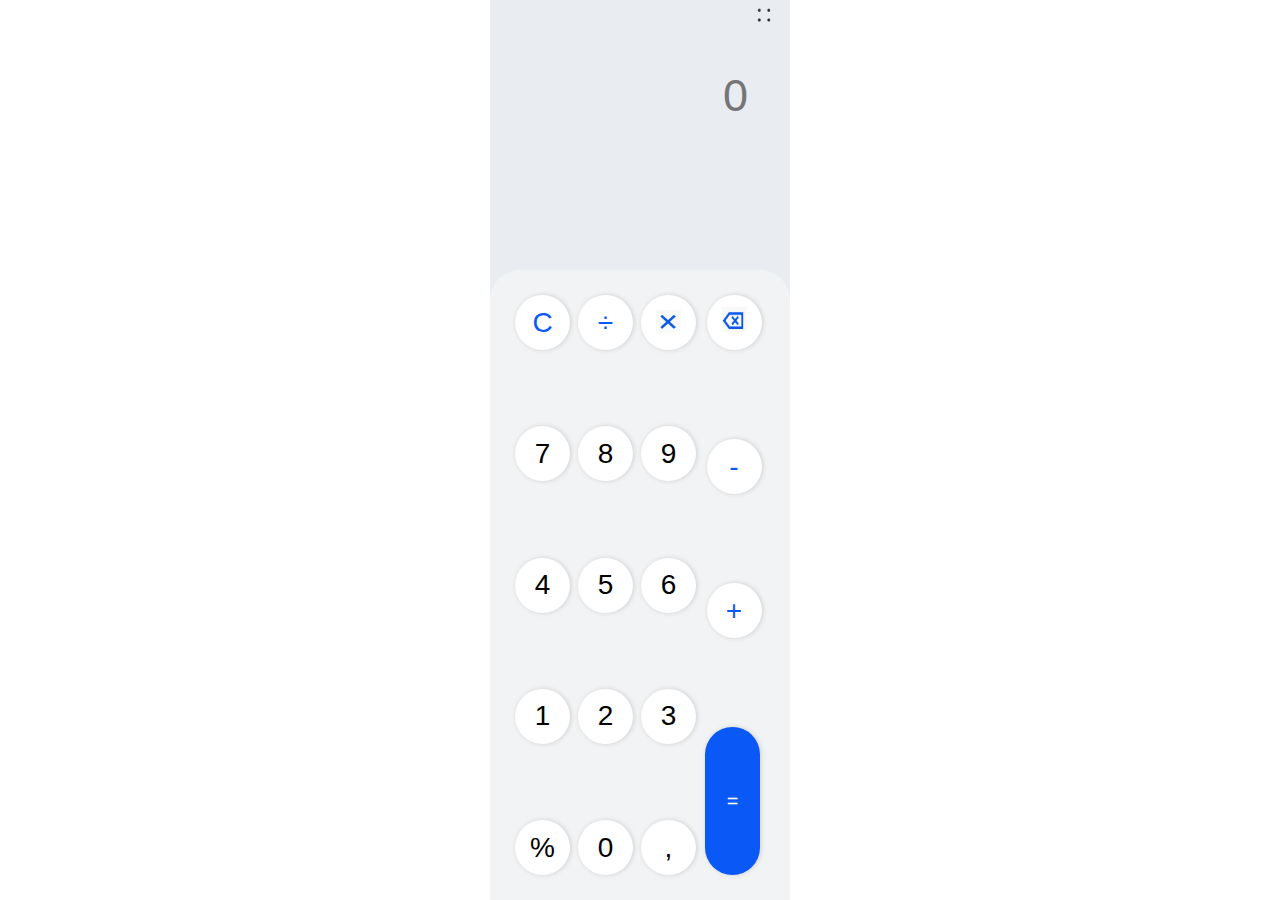
<file: calculadora/index.html>
<!DOCTYPE html>
<html lang="en">
<head>
    <meta charset="UTF-8">
    <meta name="viewport" content="width=device-width, initial-scale=1.0">
    <title>Calculadora</title>
    <link rel="stylesheet"  href="./index.css" />
</head>
<body>

    <div class="container">
        <div class="head">
           <div class="icon-container">
               <img src="./imagen/Captura de pantalla 2024-10-19 090305.png" />
           </div>
           <div>
                  <input type="text" class="input" placeholder="0" readonly />
           </div>
        </div>
        <div class="body">
          <div class="col-1">
               <div>
                <button class="btn color-blue clear">C</button>
                <button class="btn color-blue calculable" value="÷">÷</button>
                <button class="btn color-blue btn-img calculable" value="x">
                    <img src="./imagen/x.png" value="x"/>
                </button>
               </div>
               <div>
                <button class="btn calculable" value="7">7</button>
                <button class="btn calculable" value="8">8</button>
                <button class="btn calculable" value="9">9</button>
               </div>
               <div>
                <button class="btn calculable" value="4">4</button>
                <button class="btn calculable" value="5">5</button>
                <button class="btn calculable" value="6">6</button>
               </div>
               <div>
                <button class="btn calculable" value="1">1</button>
                <button class="btn calculable" value="2">2</button>
                <button class="btn calculable" value="3">3</button>
               </div>
               <div>
                <button class="btn calculable" value="%">%</button>
                <button class="btn calculable" value="0">0</button>
                <button class="btn calculable" value=",">,</button>
               </div>
          </div>
          <div class="col-2">
            <button class="btn color-blue  btn-clean">
                <img src="./imagen/Captura de pantalla 2024-10-19 110227.png" />
            </button>
            <button class="btn color-blue calculable" value="-">-</button>
            <button class="btn color-blue calculable" value="+">+</button>
            <button class="btn btn-equal">=</button>
          </div>
        </div>
    </div>

    <script src="./index.js"></script>
</body>
</html>
</file>
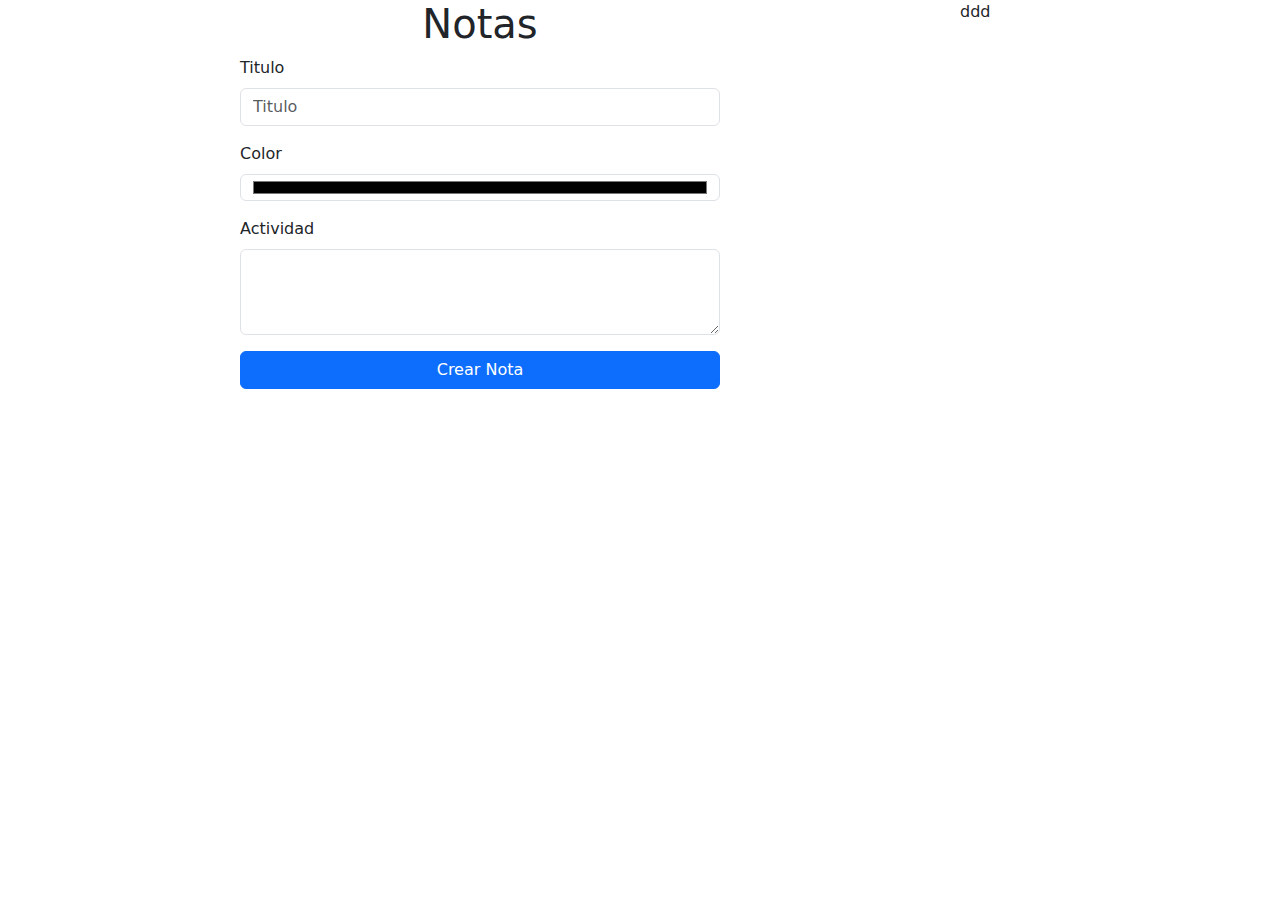
<file: notas/index.html>
<!DOCTYPE html>
<html lang="en">
<head>
    <meta charset="UTF-8">
    <meta name="viewport" content="width=device-width, initial-scale=1.0">
    <title>Notas</title>
    <link href="https://cdn.jsdelivr.net/npm/bootstrap@5.3.3/dist/css/bootstrap.min.css" rel="stylesheet" integrity="sha384-QWTKZyjpPEjISv5WaRU9OFeRpok6YctnYmDr5pNlyT2bRjXh0JMhjY6hW+ALEwIH" crossorigin="anonymous">
</head>
<body>
    <div class="d-flex w-100 h-full h-100">
        <div class="w-75 d-flex flex-column justify-content-center align-items-center h-100">
             <div class="w-50">
                <h1 class="text-center">Notas</h1>
                      <form action="">
                        <div class="mb-3">
                            <label for="exampleFormControlInput1" class="form-label">Titulo</label>
                            <input required type="text" class="form-control" id="titulo" placeholder="Titulo">
                          </div>
                          <div class="mb-3">
                            <label for="exampleFormControlInput1" class="form-label">Color</label>
                            <input required type="color" class="form-control" id="color" placeholder="Color">
                          </div>
                          <div class="mb-3">
                            <label for="exampleFormControlTextarea1" class="form-label">Actividad</label>
                            <textarea required class="form-control" id="actividad" rows="3"></textarea>
                        </div>
                        <button type="submit" class="btn btn-primary w-100">Crear Nota</button>
                </form>
             </div>
        </div>
        <div class="w-25 h-100">ddd</div>
    </div>
    <script src="https://cdn.jsdelivr.net/npm/bootstrap@5.3.3/dist/js/bootstrap.bundle.min.js" integrity="sha384-YvpcrYf0tY3lHB60NNkmXc5s9fDVZLESaAA55NDzOxhy9GkcIdslK1eN7N6jIeHz" crossorigin="anonymous"></script>
</body>
</html>
</file>
<file: calculadora/index.css>
* {
    padding: 0;
    margin: 0;
    box-sizing: border-box;
}

.container {
    margin: auto;
    width: 300px;
    height: 100vh;
    background-color: #e9ecf1;
    overflow-y: auto;
}

.head {
    width: 100%;
    height: 30%;
    background-color: #e9ecf1;
    padding-left: 12px;
    padding-right: 12px;
}

.body {
    width: 100%;
    height: 70%;
    background-color: #f2f3f5;
    border-top-left-radius: 30px;
    border-top-right-radius: 30px;
    padding: 25px;
    display: flex;
    justify-content: space-between;
}

.body .col-1 {
    flex : 1;
    display: flex;
    flex-direction: column;
    justify-content: space-between;
}

.body .col-1 div{
    display: flex;
    justify-content: space-between;
}


.body .col-2 {
    margin-left: 7px;
   display: flex;
   flex-direction: column;
   justify-content: space-between;
   align-items: center;
}

.space-between {
    display: flex;
    justify-content: space-between;
}

.icon-container {
    display: flex;
    justify-content: flex-end ;
    margin-bottom: 10px;
}

.icon-container img {
    width: 30px;
    height: 30px;
    cursor: pointer;
}

.input { 
    width: 100%;
    padding: 30px;
    font-size: 45px;
    background-color: transparent;
    border: 0px;
    outline: none;
    text-align: right
    
}


.btn {
    width: 55px;
    height: 55px;
    border-radius: 50%;
    border: 0px;
    margin-right: 2px;
    font-size: 28px;
    cursor: pointer;
    background-color: white;
    -webkit-box-shadow: 1px 0px 5px 0px rgba(0,0,0,0.15);
    -moz-box-shadow: 1px 0px 5px 0px rgba(0,0,0,0.15);
    box-shadow: 1px 0px 5px 0px rgba(0,0,0,0.15);
    font-weight: 400;
}

.btn:hover {
    background-color: #e9ecf1;
    box-shadow: none;
}

.btn-img {
    display: flex;
    justify-content: center;
    align-items: center;
}

.btn img {
    width: 25px;
    height: 25px;
}

.btn-equal {
   height: 148px;
   width: 55px;
    border-radius: 30px;
    border: 0px;
    margin-right: 5px;
    font-size: 20px;
    background-color: #0a58f6;
    color: white;
    cursor: pointer;
}

.btn-equal:hover {
    background-color: #0346cb;
}

.row-btn-equal {
  display: flex;
  justify-content: center;
  align-items: center;
  margin-left: 10px;
  height: 100%;
}

.btn-container {

    display: flex;
}

.row {
    margin-bottom: 40px;
}

.color-blue {
    color: #0a58f6;
}

@media (max-width: 600px) {

    .container {
        width: 100%;
    }

    .btn {
        width: 80px;
        height: 80px;
    }

    .btn-equal {
        height: 210px;
    }
}
</file>
